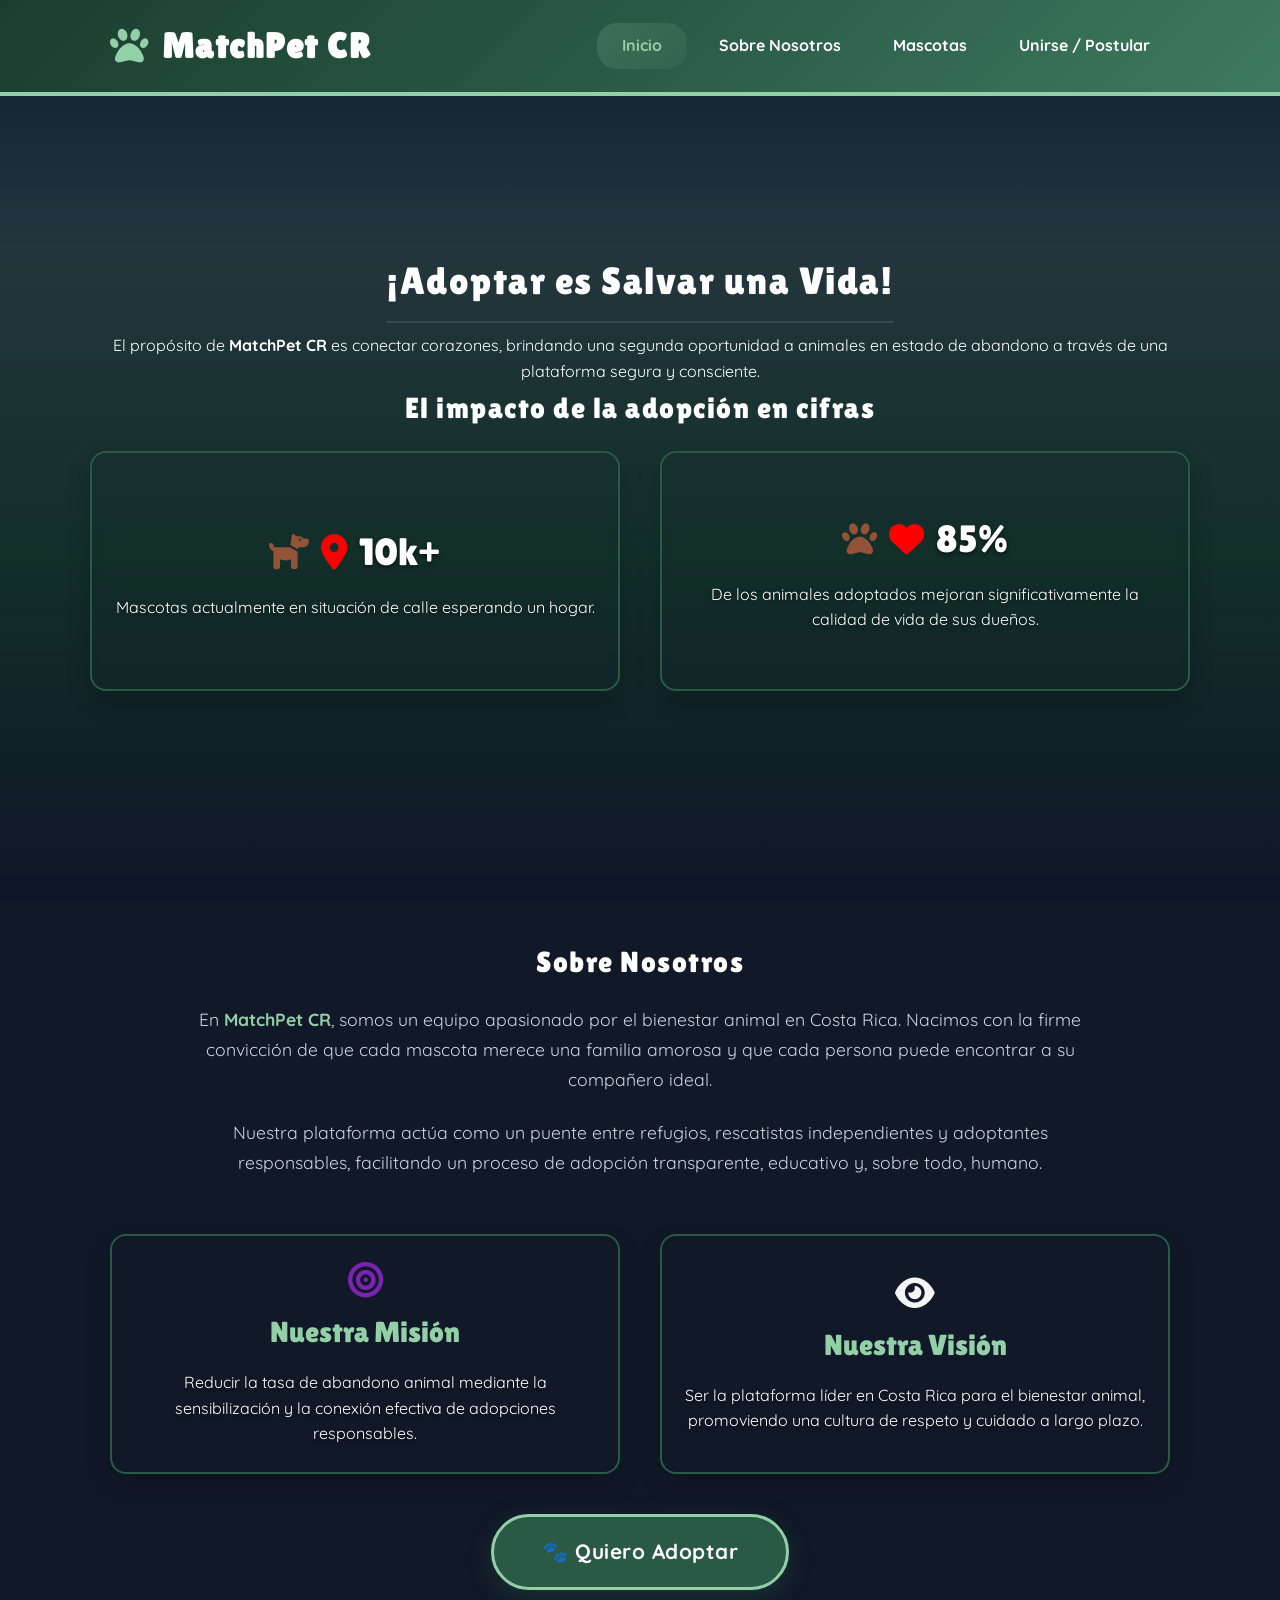
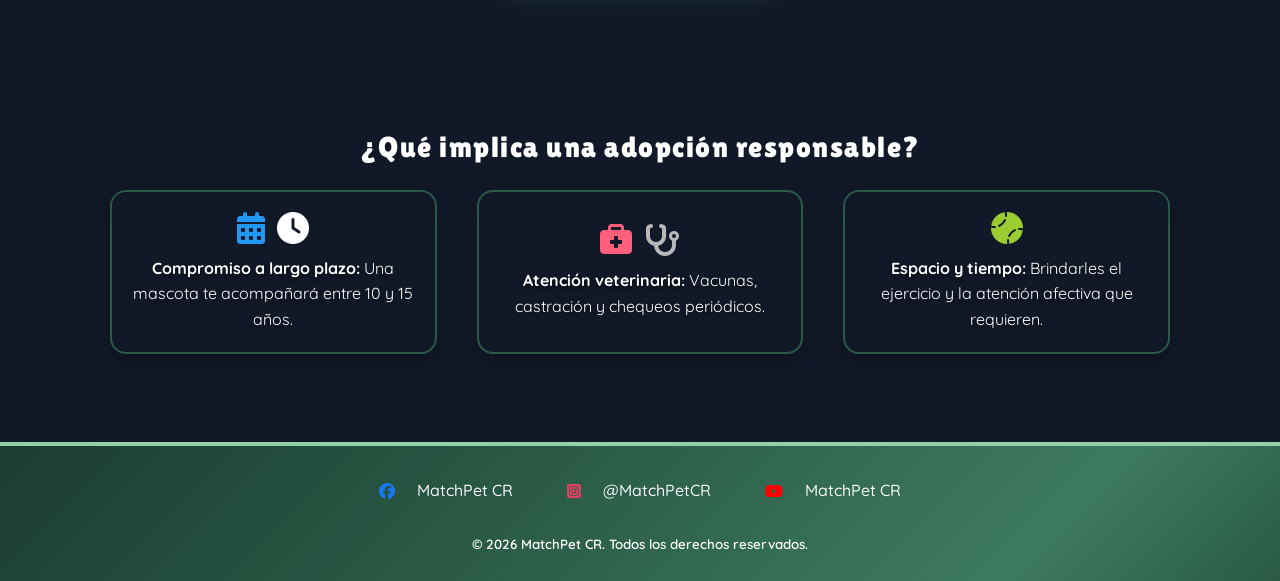
<file: index.html>
<!DOCTYPE html>
<html lang="es">

<head>
    <link rel="icon" href="source/img/pet-care.png" type="image/x-icon">
    <meta charset="UTF-8">
    <meta name="viewport" content="width=device-width, initial-scale=1.0"> 
    <meta name="description" content="MatchPet CR es un sitio web informativo y de adopción de mascotas que conecta animales en busca de un hogar con personas interesadas en adoptarlos.">
    <meta name="keywords" content="adopción de mascotas, perros, gatos, refugios, bienestar animal, adopción responsable, Costa Rica">
    <meta name="author" content="MatchPet CR">

    <link rel="preconnect" href="https://fonts.gstatic.com" crossorigin>

    <link href="https://fonts.googleapis.com/css2?family=Lilita+One&display=swap" rel="stylesheet">
    <link href="https://fonts.googleapis.com/css2?family=Quicksand:wght@400;600;700&display=swap" rel="stylesheet">

    <link rel="stylesheet" href="https://cdnjs.cloudflare.com/ajax/libs/font-awesome/6.7.2/css/all.min.css">

    <link rel="stylesheet" href="css/base.css">       
    <link rel="stylesheet" href="css/header.css">     
    <link rel="stylesheet" href="css/footer.css">     
    <link rel="stylesheet" href="css/iconos.css">
    <link rel="stylesheet" href="css/home.css">       

    <link rel="stylesheet" href="css/utilities.css">

    <title>MatchPet CR | Inicio</title>
</head>

<body>
    <header class="site-header">
        <div class="container header-content">
            <p class="logo">
                <i class="fa-solid fa-paw paw-icon"></i>
                <strong>MatchPet CR</strong>
            </p>
            
            <button class="menu-toggle">☰</button> 

            <nav class="main-nav">
                <ul>
                    <li><a href="index.html">Inicio</a></li>
                    <li><a href="#sobre-nosotros">Sobre Nosotros</a></li>   
                    <li><a href="catalogo.html">Mascotas</a></li>
                    <li><a href="formulario.html">Unirse / Postular</a></li>
                </ul>
            </nav>
        </div>
    </header>

    <main>
        <section id="inicio" class="pet-section">
            <video autoplay muted loop playsinline class="bg-video">
                <source src="source/videos/perritoanimado.mp4" type="video/mp4">
            </video>

            <div class="content-overlay">
                <div class="inicio-content">
                    <h1 class="catalog-title">¡Adoptar es Salvar una Vida!</h1>
                    <p>
                        El propósito de <strong>MatchPet CR</strong> es conectar corazones, brindando una segunda oportunidad
                        a animales en estado de abandono a través de una plataforma segura y consciente.
                    </p>

                    <h2>El impacto de la adopción en cifras</h2>
                    
                    <div class="cifras-container"></div>
                </div>
            </div>
        </section>

        <section id="sobre-nosotros" class="sobre-nosotros-section">
            <div class="container">
                <h2>Sobre Nosotros</h2>
                <div class="sobre-nosotros-content">
                    <p>
                        En <strong>MatchPet CR</strong>, somos un equipo apasionado por el bienestar animal en Costa Rica. 
                        Nacimos con la firme convicción de que cada mascota merece una familia amorosa y que cada persona 
                        puede encontrar a su compañero ideal.
                    </p>
                    <p>
                        Nuestra plataforma actúa como un puente entre refugios, rescatistas independientes y adoptantes 
                        responsables, facilitando un proceso de adopción transparente, educativo y, sobre todo, humano.
                    </p>
                </div>

                <div id="mision-vision-container" class="cifras-container">
                    <!-- Las tarjetas de Misión y Visión se cargarán desde home.js -->
                </div>

                <div class="btn-adoptar-wrapper">
                    <a href="catalogo.html" class="btn-adoptar btn-adoptar-grande">🐾 Quiero Adoptar</a>
                </div>
            </div>
        </section>

        <section id="adopcion-responsable" class="adopcion-responsable">
            <div class="container responsable-content">
                <h2>¿Qué implica una adopción responsable?</h2>
            
                <div id="cifras-adopcion" class="caracteristicas-container cifras-container"></div>
            </div>
        </section>
    </main>

    <footer id="contacto">
        <ul>
            <li><i class="fa-brands fa-facebook facebook-icon"></i><span>MatchPet CR</span></li>
            <li><i class="fa-brands fa-square-instagram instagram-icon"></i><span>@MatchPetCR</span></li>
            <li><i class="fa-brands fa-youtube youtube-icon"></i><span>MatchPet CR</span></li>
        </ul>
        <p><small>&copy; 2026 MatchPet CR. Todos los derechos reservados.</small></p>
    </footer>

    <script src="js/header.js"></script>
    <script src="js/home.js"></script>
</body>

</html>
</file>
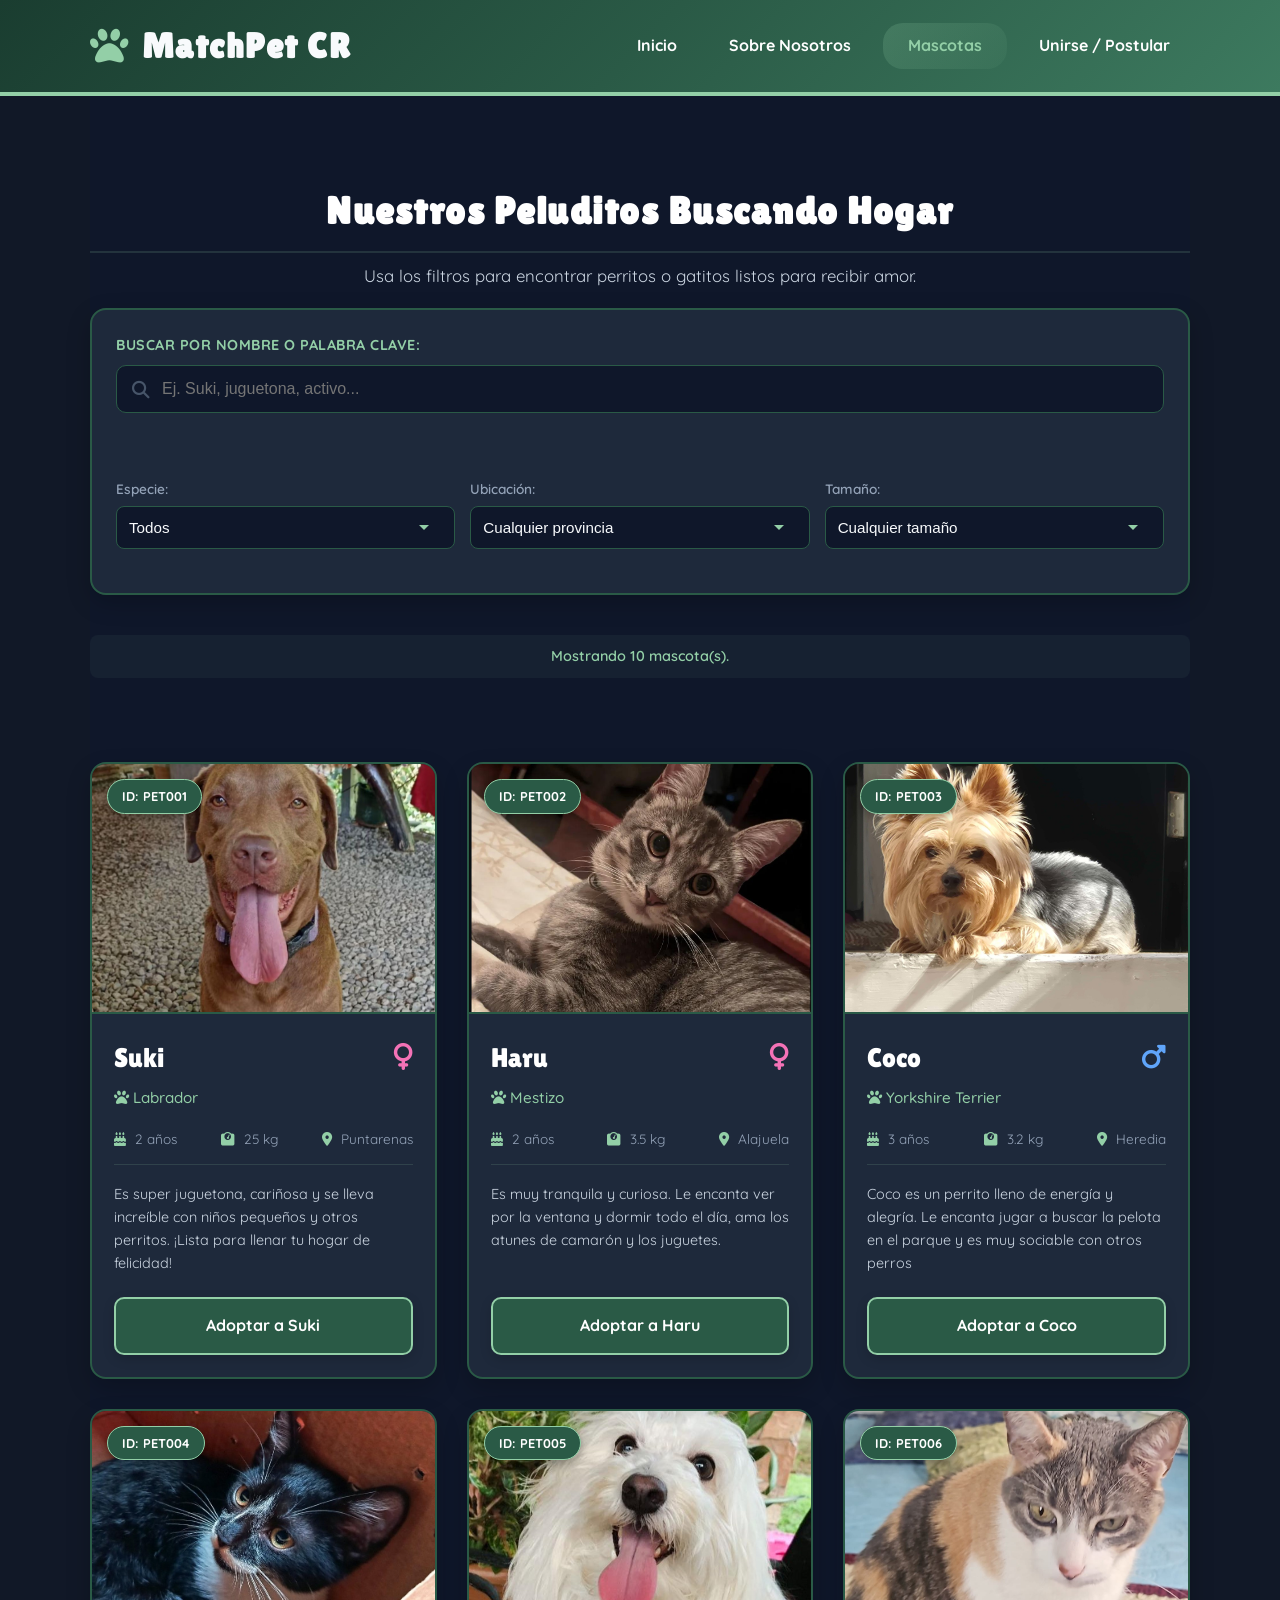
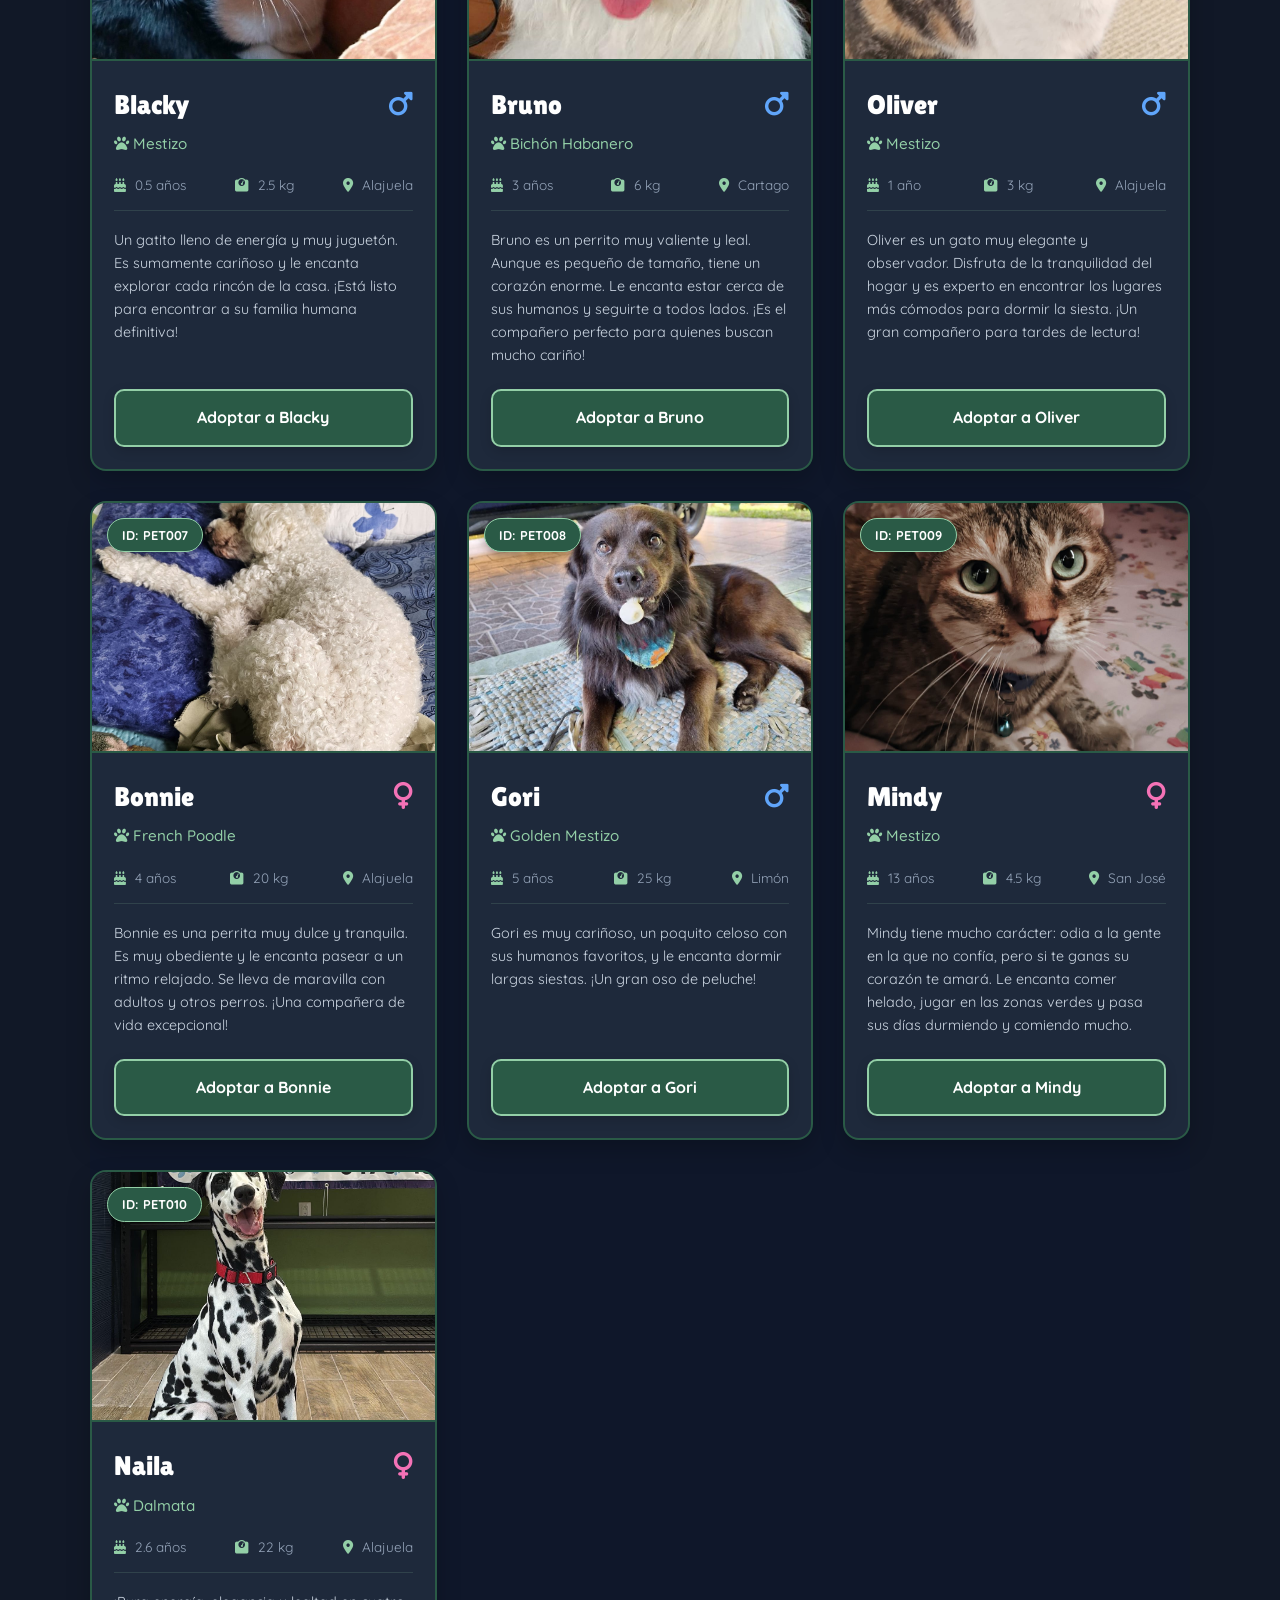
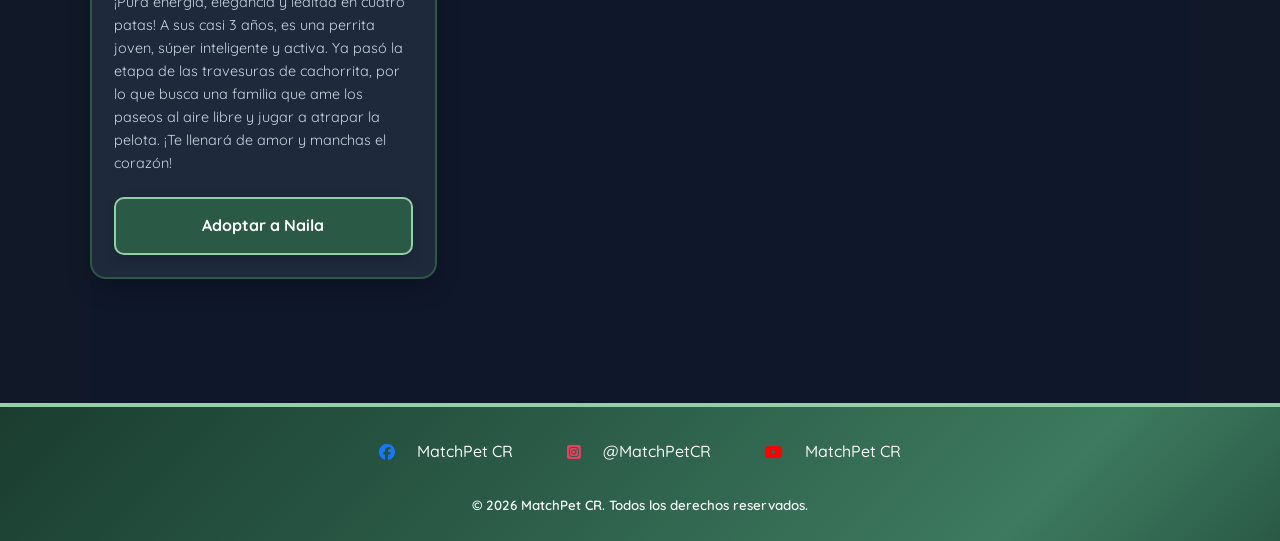
<file: catalogo.html>
<!DOCTYPE html>
<html lang="es">

<head>
    <link rel="icon" href="source/img/pet-care.png" type="image/x-icon">
    <meta charset="UTF-8">
    <meta name="viewport" content="width=device-width, initial-scale=1.0">
    <meta name="description" content="Encuentra a tu compañero ideal en MatchPet CR. Explora nuestro catálogo de perros y gatos en adopción responsable.">
    
    <link rel="preconnect" href="https://fonts.gstatic.com" crossorigin>

    <link href="https://fonts.googleapis.com/css2?family=Lilita+One&display=swap" rel="stylesheet">
    <link href="https://fonts.googleapis.com/css2?family=Quicksand:wght@400;600;700&display=swap" rel="stylesheet">

    <link rel="stylesheet" href="https://cdnjs.cloudflare.com/ajax/libs/font-awesome/6.7.2/css/all.min.css">

    <link rel="stylesheet" href="css/base.css">       
    <link rel="stylesheet" href="css/header.css">     
    <link rel="stylesheet" href="css/catalogo.css">
    <link rel="stylesheet" href="css/footer.css">
    <link rel="stylesheet" href="css/iconos.css">

    <link rel="stylesheet" href="css/utilities.css">
    
    <title>MatchPet CR | Catálogo de Mascotas</title>
</head>

<body>
    <header class="site-header">
        <div class="container header-content">
            <p class="logo">
                <i class="fa-solid fa-paw paw-icon"></i>
                <strong>MatchPet CR</strong>
            </p>

            <button class="menu-toggle" aria-label="Abrir menú">☰</button>

            <nav class="main-nav">
                <ul>
                    <li><a href="index.html">Inicio</a></li>
                    <li><a href="index.html#sobre-nosotros">Sobre Nosotros</a></li>  
                    <li><a href="catalogo.html">Mascotas</a></li>
                    <li><a href="formulario.html">Unirse / Postular</a></li>
                </ul>
            </nav>
        </div>
    </header>

    <main class="container py-40">
        <section class="catalog-header header-content-catalog">
            <h1 class="catalog-title">Nuestros Peluditos Buscando Hogar</h1>
            <p class="catalog-subtitle">Usa los filtros para encontrar perritos o gatitos listos para recibir amor.</p>
            
            <div class="filter-container">
                
                <div class="search-wrapper">
                    <label for="search-input">Buscar por nombre o palabra clave:</label>
                    <div class="search-input-box">
                        <i class="fa-solid fa-magnifying-glass search-icon"></i>
                        <input type="text" id="search-input" placeholder="Ej. Suki, juguetona, activo...">
                    </div>
                </div>

                <div class="filters-row">

                    <div class="filter-box">
                        <label for="filter-especie">Especie:</label>
                        <select id="filter-especie">
                            <option value="todos">Todos</option>
                            <option value="perro">Perros</option>
                            <option value="gato">Gatos</option>
                        </select>
                    </div>
                    
                    <div class="filter-box">
                        <label for="filter-provincia">Ubicación:</label>
                        <select id="filter-provincia">
                            <option value="todas">Cualquier provincia</option>
                            <option value="sanjose">San José</option>
                            <option value="alajuela">Alajuela</option>
                            <option value="cartago">Cartago</option>
                            <option value="heredia">Heredia</option>
                            <option value="guanacaste">Guanacaste</option>
                            <option value="puntarenas">Puntarenas</option>
                            <option value="limon">Limón</option>
                        </select>
                    </div>

                    <div class="filter-box">
                        <label for="filter-tamanio">Tamaño:</label>
                        <select id="filter-tamanio">
                            <option value="todos">Cualquier tamaño</option>
                            <option value="pequeño">Pequeño</option>
                            <option value="mediano">Mediano</option>
                            <option value="grande">Grande</option>
                        </select>
                    </div>

                </div>
            </div>
        </section>

        <div id="status-bar">
        Mostrando <span id="count-display">0</span> mascota(s).
        </div>

        <section class="pet-grid" id="pet-grid-container">
            <!-- Las tarjetas se generarán dinámicamente desde mascotas.json -->
        </section>
    </main>

    <footer id="contacto">
        <ul>
            <li><i class="fa-brands fa-facebook facebook-icon"></i><span>MatchPet CR</span></li>
            <li><i class="fa-brands fa-square-instagram instagram-icon"></i><span>@MatchPetCR</span></li>
            <li><i class="fa-brands fa-youtube youtube-icon"></i><span>MatchPet CR</span></li>
        </ul>
        <p><small>&copy; 2026 MatchPet CR. Todos los derechos reservados.</small></p>
    </footer>

    <script src="js/header.js"></script>
    <script src="js/storage.js"></script>
    <script src="js/catalogo.js"></script>
</body>

</html>
</file>
<file: css/base.css>
/* =========================
CSS BASE - REGLAS GENERALES DEL SITIO
========================= */

* {
    margin: 0;
    padding: 0;
    box-sizing: border-box;
}

html {
    font-size: 16px;
    scroll-behavior: smooth;
}

/* =========================
TIPOGRAFÍAS GLOBALES
========================= */

body {
    font-family: 'Quicksand', sans-serif;
    font-weight: 400;
    background-color: #111827;
    color: whitesmoke;
    line-height: 1.6;
}

h1, 
h2, 
h3, 
h4, 
h5, 
h6 {
    font-family: 'Quicksand', sans-serif;
    font-weight: 400; 
}

p {
    font-family: 'Quicksand', sans-serif;
    font-weight: 400;
    color: #f8fafc;
}

strong, b {
    font-weight: 700;
}

label, small, .label {
    font-family: 'Quicksand', sans-serif;
    font-weight: 600;
}

/* =========================
MULTIMEDIA ADAPTABLE
========================= */

img,
video,
iframe {
    max-width: 100%;
}

img {
    height: auto;
    display: block;
}

/* =========================
ENLACES Y LISTAS
========================= */

a {
    text-decoration: none;
    font-family: 'Quicksand', sans-serif;
}

ul {
    list-style: none;  
}

/* =========================
RESPONSIVE 
========================= */

/* Tablets y celulares grandes (≤768px) */
@media (max-width: 768px) {
    body {
        font-size: 0.95rem;
    }
    
    h1 {
        font-size: 1.8rem;
    }
    
    h2 {
        font-size: 1.4rem;
    }
}

@media (max-width: 480px) {
    body {
        font-size: 0.9rem;
    }
    
    h1 {
        font-size: 1.5rem;
    }
    
    h2 {
        font-size: 1.2rem;
    }
}

/* Celulares pequeños (≤400px) */
@media (max-width: 400px) {
    body {
        font-size: 0.85rem;
        line-height: 1.5;
    }
    h1 {
        font-size: 1.3rem;
    }
    h2 {
        font-size: 1.1rem;
    }
    h3 {
        font-size: 1rem;
    }
    p, li, label, input, select, textarea {
        font-size: 0.85rem;
    }
}
</file>
<file: css/header.css>
/* =========================
HEADER Y NAVEGACIÓN
========================= */

.site-header {
    background: linear-gradient(135deg, #1a3d30 0%, #2A5A46 50%, #3d7a5f 100%);
    color: white;
    border-bottom: 4px solid #93CFA7;

    padding: 12px 20px;
    width: 100%;

    position: fixed;
    top: 0;
    left: 0;
    z-index: 1000;

    box-sizing: border-box;
}

.header-content {
    display: flex;
    flex-wrap: wrap;
    align-items: center;
    justify-content: space-between;

    max-width: 1200px;
}

.logo {
    font-size: 1.8rem;
    letter-spacing: 1.5px;
    font-family: 'Lilita One', cursive;
    white-space: nowrap;

    margin: 0;
    gap: 12px;

    display: flex;
    align-items: center;
}

/* =========================
LOGO
========================= */

.logo i {
    color: #93CFA7;
    font-size: 2rem;

    animation: pawWave 2s ease-in-out infinite;

    margin-left: auto;
}

@keyframes pawWave {
    0%, 100% { transform: rotate(0deg); }
    25% { transform: rotate(-5deg); }
    75% { transform: rotate(5deg); }
}

.menu-toggle {
    font-size: 1.8rem;

    color: white;
    background: none;
    border: none;

    cursor: pointer;

    display: block;
}

/* =========================
MENÚ PRINCIPAL 
========================= */

.main-nav {
    width: 100%;

    display: none;
    flex-direction: column;
}

.main-nav.open {
    display: flex;
}

.main-nav ul {
    display: flex;
    flex-direction: column;
    align-items: center;
    gap: 15px;

    padding: 0;
    margin: 0;
    width: 100%;

    list-style: none;
}

.main-nav a {
    color: white;
    font-weight: bold;
    text-align: center;
    text-decoration: none;

    padding: 12px 20px;
    width: 90%;
    max-width: 300px;
    margin: 0 auto;

    display: block;
    position: relative;

    border-radius: 6px;

    transition: all 0.3s ease;
}

.main-nav a:hover {
    background-color: rgba(147, 207, 167, 0.25);
    color: #93CFA7;

    border-radius: 20px;

    transform: scale(1.05);
}

.main-nav a::after {
    content: '';

    position: absolute;
    bottom: 0;
    left: 50%;
    transform: translateX(-50%);

    width: 0;
    height: 2px;

    background: #93CFA7;

    transition: all 0.3s ease;
}

.main-nav a:hover::after {
    width: 60%;
}

.main-nav a.active {
    background: linear-gradient(135deg, rgba(147, 207, 167, 0.3), rgba(147, 207, 167, 0.1));
    color: #93CFA7;
    border: 2px solid rgba(147, 207, 167, 0.3);

    padding: 12px 25px;

    border-radius: 20px;
}

/* =========================
AJUSTE DEL PRIMER CONTENIDO
(Para que el header fijo no lo tape)
========================= */

.inicio-content {
    display: flex;
    flex-direction: column;
    align-items: center;

    text-align: center;

    width: 100%;
}

/* =========================
RESPONSIVE
========================= */

/* Tablets y escritorio pequeño (≥768px) */
@media (min-width: 768px) {
    .header-mobile-actions {
        display: none;
    }

    .site-header {
        padding: 18px 0px;
        border-bottom: 4px solid #93CFA7;
    }

    .logo {
        font-size: 2.2rem;
    }

    .logo i {
        font-size: 2.4rem;
    }

    .menu-toggle {
        display: none;
    }

    .main-nav {
        width: auto;

        background: none !important;
        background-color: transparent !important;
        border-bottom: none;

        padding: 0;

        display: flex !important;
    }

    .main-nav ul {
        flex-direction: row;
        gap: 12px;
        width: auto;
    }

    .main-nav a {
        width: auto;
        max-width: none;
        padding: 10px 20px;
        margin: 0;

        text-align: left;

        background: none !important;
        border: none !important;
        border-radius: 20px;

        transform: none !important;
    }

    .main-nav a::after {
        display: none;
    }

    .main-nav a:hover {
        background-color: rgba(147, 207, 167, 0.2) !important;
        color: #93CFA7;

        transform: translateY(-2px);

        border-radius: 20px !important;
    }

    .main-nav a.active {
        background: linear-gradient(135deg, rgba(147, 207, 167, 0.2), rgba(147, 207, 167, 0.05)) !important;
        color: #93CFA7;

        padding: 10px 25px !important;

        border-radius: 20px !important;
        border: none !important;

        transform: none !important;
    }
}

/* Celulares pequeños (≤400px) */
@media (max-width: 400px) {
    .site-header {
        padding: 10px 12px;
    }
    .logo {
        font-size: 1.3rem;
    }
    .logo i {
        font-size: 1.5rem;
    }
    .menu-toggle {
        font-size: 1.5rem;
        margin-left: auto;
    }
    .main-nav a {
        padding: 10px 12px;
        font-size: 0.9rem;
        width: 95%;
        max-width: 280px;
    }
}
</file>
<file: css/footer.css>
/* =========================
FOOTER
========================= */

#contacto {
    background: linear-gradient(135deg, #1a3d30 0%, #2A5A46 40%, #3d7a5f 80%, #2A5A46 100%);
    color: white;
    border-top: 4px solid #93CFA7;

    padding: 30px 20px;
    margin-top: 0;

    font-size: 1rem;
    text-align: center;

    box-sizing: border-box;
    width: 100%;
}

#contacto ul {
    display: flex;
    flex-wrap: wrap;
    justify-content: center;
    gap: 30px;

    padding: 0;
    margin: 0;

    list-style: none;
}

#contacto ul li {
    display: flex;
    align-items: center;
    gap: 22px;

    padding: 8px 12px;
}

#contacto ul li span {
    font-weight: 470;
}

#contacto p {
    padding-top: 1.2rem;
    padding-bottom: 16px;
    margin: 0;
}

/* =========================
RESPONSIVE - PANTALLAS GRANDES
========================= */

/* Tablets y escritorio (≥768px) */
@media (min-width: 768px) {
    #contacto {
        padding: 24px 40px;
        justify-content: space-between;
        text-align: center;
    }

    #contacto p {
        padding-bottom: 0;
        margin: 0;
    }
}
</file>
<file: css/iconos.css>
/* =========================
ICONOS DE LA PÁGINA DE INICIO
========================= */

.dog-icon {
    color: rgb(147, 83, 56);
}

.location-icon {
    color: red;
}

.paw-icon {
    color: rgb(147, 83, 56);
}

.heart-icon {
    color: red;
}

.calendar-icon {
    color: #2196F3;
}

.clock-icon {
    color: white;
}

.briefcase-medical-icon {
    color: rgb(255, 95, 122);
}

.stethoscope-icon {
    color: rgb(185, 184, 184);
}

.baseball-icon {
    color: yellowgreen;
}

#mision-vision-container .card:first-child .card-icons i {
    color: #7824b0;
}

#mision-vision-container .card:last-child .card-icons i {
    color: whitesmoke;
}

/* =========================
ICONOS DE REDES SOCIALES
========================= */

.facebook-icon {
    color: #1877F2;
}

.instagram-icon {
    color: #E4405F;
}

.youtube-icon {
    color: #FF0000;
}

/* =========================
ICONOS DE GÉNERO (MASCOTAS)
(Catálogo - sexo)
========================= */

.text-pink {
    color: #f472b6;
}

.text-blue {
    color: #60a5fa;
}

/* =========================
ICONOS DE INTERFAZ
(Buscar, filtrar, etc.)
========================= */

.search-icon {
    color: #475569;

    position: absolute;
    left: 16px;
    font-size: 1.1rem;

    transition: color 0.3s ease;
}

.search-input-box input:focus + .search-icon {
    color: #93CFA7;
}

/* =========================
ICONOS DENTRO DE BOTONES
========================= */

.btn-vaciar i,
.btn-enviar i,
.btn-limpiar i {
    margin-right: 8px;
    color: inherit;
}

/* =========================
AJUSTES ADICIONALES PARA ICONOS
========================= */

.pet-details-list i {
    color: #93CFA7;

    margin-right: 5px;
}
</file>
<file: css/home.css>
/* =========================
FONDO GENERAL
========================= */

section {
    scroll-margin-top: 80px; 
}

body {
    background-color: #111827;
    color: #cbd5e1;
    font-family: 'Quicksand', sans-serif;
}

/* =========================
Títulos principales
========================= */

h1.catalog-title,
.catalog-title {
    font-family: 'Lilita One', cursive;
    font-size: 2.4rem;
    font-weight: normal;
    color: white;

    border-bottom: 2px solid rgba(147, 207, 167, 0.15);

    padding-bottom: 10px;
    margin-bottom: 10px;
    text-align: center;
    letter-spacing: 1.5px;
}

h2,
.section-title {
    font-family: 'Lilita One', cursive;
    font-size: 1.8rem;
    font-weight: normal;
    color: white;

    text-align: center;

    margin-bottom: 20px;
    letter-spacing: 1.5px;
}

/* =========================
PARRÁFOS Y TEXTOS
========================= */

p, .text-content {
    color: white;
    font-size: 1rem;
    line-height: 1.6;
}

/* =========================
CONTENEDOR DE CIFRAS GRID
========================= */

.cifras-container {
    display: grid;
    grid-template-columns: repeat(auto-fit, minmax(260px, 1fr));
    gap: 40px;

    margin: 0 auto;
    max-width: 1100px;
}

.card {
    display: flex;
    flex-direction: column;
    justify-content: center;
    align-items: center;
    text-align: center;

    background-color: transparent;
    backdrop-filter: blur(4px);
    border: 2px solid #2A5A46;
    border-radius: 16px;
    box-shadow: 0 10px 25px rgba(0, 0, 0, 0.2);

    padding: 24px 20px;
    min-height: 240px;

    transition: transform 0.3s cubic-bezier(0.4, 0, 0.2, 1),
                border-color 0.3s ease;
}

.card-icons {
    display: flex;
    justify-content: center;
    align-items: center;
    gap: 12px;

    font-size: 2.2rem;
    color: #93CFA7;

    margin-bottom: 12px;
}

.card:hover {
    transform: translateY(-6px);
    border-color: #93CFA7;
    box-shadow: 0 12px 35px rgba(255, 255, 255, 0.15);
}

.card-icons .number {
    font-family: 'Lilita One', cursive;
    font-size: 2.4rem;
    font-weight: normal;
    color: white;

    text-shadow: 0 2px 4px rgba(0, 0, 0, 0.6);
}

.card p {
    color: white;
    font-size: 0.95rem;
    margin: 0;

    text-shadow: 0 2px 4px rgba(0, 0, 0, 0.6);
}

.card p strong {
    color: white;
    font-weight: 700;
}

/* =========================
ADOPCIÓN RESPONSABLE
========================= */

.adopcion-responsable {
    background-color: #0f172a;

    padding: 40px 0;
    margin-top: 30px;
    margin-bottom: 3rem;
}

.adopcion-responsable .cifras-container {
    margin-top: 10px;
}

.caracteristicas-info.card {
    padding: 20px 18px;
    min-height: 160px;
}

.caracteristicas-info .card-icons {
    font-size: 2rem;
}

/* =========================
SOBRE NOSOTROS
========================= */

.sobre-nosotros {
    background-color: #0d152a;
    color: white;

    padding: 60px 0;

    position: relative;
    overflow: hidden;
}

/* =========================
BOTÓN "QUIERO ADOPTAR" EN SOBRE NOSOTROS
========================= */

.btn-adoptar-wrapper {
    text-align: center;

    margin-top: 2.5rem;
}

.btn-adoptar-grande {
    display: inline-block;

    background: #2A5A46;
    color: #ffffff;
    border: 3px solid #93CFA7;
    border-radius: 50px;
    box-shadow: 0 8px 25px rgba(42, 90, 70, 0.4);

    padding: 18px 48px;
    font-size: 1.3rem;
    font-weight: 700;
    text-decoration: none;
    letter-spacing: 0.5px;

    transition: all 0.3s cubic-bezier(0.4, 0, 0.2, 1);
}

.btn-adoptar-grande:hover {
    background: #93CFA7;
    color: #0f172a;

    transform: scale(1.05);
    box-shadow: 0 12px 35px rgba(147, 207, 167, 0.5);
}

.btn-adoptar-grande:active {
    transform: scale(0.97);
}

/* =========================
TIPOGRAFÍA Y CONTENIDO CENTRAL
========================= */

.container {
    max-width: 1200px;

    margin: 0 auto;
    padding: 0 20px;
}

.sobre-nosotros h2 {
    font-family: 'Lilita One', cursive;
    font-size: 2.8rem;
    color: white;

    text-align: center;

    margin-bottom: 2rem;
    letter-spacing: 1.5px;
}

.sobre-nosotros-content {
    max-width: 900px;

    margin: 0 auto 3.5rem auto;
    text-align: center;
}

.sobre-nosotros-content p {
    font-size: 1.1rem;
    line-height: 1.7;
    color: #cbd5e1;

    margin-bottom: 1.5rem;
}

.sobre-nosotros-content strong,
.sobre-nosotros-content p .highlight {
    color: #93CFA7;
    font-weight: bold;
}

/* =========================
TARJETAS CON EFECTO
========================= */

.tarjetas-container {
    display: grid;
    grid-template-columns: repeat(auto-fit, minmax(300px, 1fr));
    gap: 40px;

    margin: 0 auto;
    max-width: 1100px;
}

.card.glass-card {
    background: rgba(26, 34, 52, 0.5);
    backdrop-filter: blur(8px);
    -webkit-backdrop-filter: blur(8px);
    border: 2px solid #2a5a46;
    border-radius: 20px;
    box-shadow: 0 12px 32px 0 rgba(0, 0, 0, 0.3);

    padding: 40px;
    text-align: center;

    transition: transform 0.3s ease, border-color 0.3s ease;
}

.card.glass-card:hover {
    transform: translateY(-8px);
    border-color: #93CFA7;
    box-shadow: 0 12px 35px rgba(255, 255, 255, 0.15);
}

.card h3 {
    font-family: 'Lilita One', cursive;
    font-size: 1.8rem;
    color: #cbd5e1;

    margin-top: 0;
    margin-bottom: 15px;
}

.card p {
    color: white;
    font-size: 1rem;
    line-height: 1.6;
    margin: 0;
}

/* =========================
SECCIÓN PET (video de fondo)
========================= */

.pet-section {
    position: relative;

    display: flex;
    align-items: center;
    justify-content: center;

    min-height: 80vh;

    background-color: #1a362a;
}

.pet-section::before {
    content: '';
    position: absolute;
    inset: 0;
    z-index: 1;

    background: linear-gradient(
        to bottom,
        rgba(105, 152, 131, 0.119) 0%,
        rgba(84, 126, 108, 0.30) 20%,
        rgba(20, 57, 41, 0.70) 60%,
        rgba(17, 24, 39, 1) 100%
    );

    pointer-events: none;
}

.bg-video {
    position: absolute;
    top: 0;
    left: 0;
    z-index: 0;

    width: 100%;
    height: 100%;

    object-fit: cover;
}

.content-overlay {
    position: relative;
    top: 0;
    left: 0;
    z-index: 2;

    width: 100%;
    height: 100%;
}

.inicio-content {
    position: relative;
    z-index: 3;

    width: 100%;

    padding: 40px 20px 100px;

    box-sizing: border-box;
}

/* =========================
RESPONSIVE
========================= */

/* Tablets y escritorio pequeño (≥768px) */
@media (min-width: 768px) {
    .inicio-content {
        padding: 90px 90px 120px;
    }
}

/* Tablets y celulares grandes (≤768px) */
@media (max-width: 768px) {
    .bg-video {
        display: none !important;
    }
    .pet-section {
        background-color: #0f172a;
    }
    .pet-section::before {
        display: none;
    }

    h1.catalog-title {
        font-size: 1.8rem;
    }
    h2 {
        font-size: 1.5rem;
    }
    .cifras-container {
        display: grid !important;
        grid-template-columns: 1fr !important;
        flex-direction: column !important;
        flex-wrap: wrap !important;
        gap: 20px;

        justify-items: stretch;
        width: 100%;
        max-width: 100%;
        box-sizing: border-box;
    }
    .card {
        width: 100% !important;
        max-width: 100% !important;
        flex: 1 1 100% !important;

        padding: 24px 20px;
        min-height: 180px;
        box-sizing: border-box;
    }
}

/* =========================
FONDO VETERINARIA (CELULAR)
========================= */

/* Celulares (≤768px) */
@media (max-width: 768px) {
    body {
        background: url('https://images.pexels.com/photos/37375773/pexels-photo-37375773.png') no-repeat center center fixed;
        background-size: cover; /* Ajusta la imagen para cubrir toda el área */
        background-color: #0f172a29; 
    }
}
    .pet-section{
        background-color: #0d152a00;
    }

    .adopcion-responsable{
        background-color: #0d152a00;
    }
    
    body::before {
        content: "";
        position: fixed;
        top: 0;
        left: 0;
        width: 100%;
        height: 100%;
        background: rgba(15, 23, 42, 0.92);
        z-index: -1;
        pointer-events: none;
    }
</file>
<file: css/utilities.css>
/* =========================
CONTENEDORES
========================= */

.container {
    width: min(90%, 1100px);

    margin: 0 auto;
}

section,
aside {
    padding: 64px 0;
}
</file>
<file: css/catalogo.css>
/* =========================
ESTILOS GENERALES DEL CATÁLOGO
========================= */

body {
    background-color: #111827;
}

.py-40 {
    padding-top: 20px;
    padding-bottom: 60px;

    background-color: #0f172a;
}

.catalog-header {
    text-align: center;

    margin-bottom: 20px;
    padding-bottom: 20px;
}

.catalog-title {
    font-family: 'Lilita One', cursive;
    font-size: 2.4rem;
    font-weight: 800;
    color: white;

    border-bottom: 2px solid rgba(147, 207, 167, 0.15);

    padding-bottom: 10px;
    margin-bottom: 10px;
    letter-spacing: 1.5px;
}

.catalog-subtitle {
    color: #cbd5e1;
    font-size: 1.05rem;
    font-weight: 400;

    padding-bottom: 0px;
    margin-bottom: 5px;
}

/* =========================
BARRA DE BÚSQUEDA Y FILTROS
========================= */

.filter-container {
    display: flex;
    flex-direction: column;
    gap: 20px;

    background-color: #1e293b;
    border: 2px solid #2A5A46;
    border-radius: 16px;
    box-shadow: 0 8px 25px rgba(0, 0, 0, 0.2);

    padding: 24px;
    margin-top: 18px;
}

.filter-box {
    padding-top: 45px;
    padding-bottom: 20px;
}

.search-wrapper {
    display: flex;
    flex-direction: column;
    gap: 8px;

    width: 100%;
}

.search-wrapper label {
    color: #93CFA7;
    font-size: 0.9rem;
    font-weight: bold;
    text-align: left;
    text-transform: uppercase;
    letter-spacing: 0.5px;
}

.search-input-box {
    position: relative;

    display: flex;
    align-items: center;
}

.search-input-box input {
    width: 100%;

    background-color: #0f172a;
    color: #ffffff;
    border: 1.5px solid #2A5A46;
    border-radius: 10px;

    padding: 14px 14px 14px 45px;
    font-size: 1rem;

    box-sizing: border-box;

    transition: all 0.3s ease;
}

.search-input-box input:focus {
    outline: none;
    
    border-color: #93CFA7;

    box-shadow: 0 0 0 4px rgba(147, 207, 167, 0.2); 
}

.search-input-box input:focus + .search-icon {
    color: #93CFA7;
}

.filters-row {
    display: flex;
    flex-wrap: wrap;
    gap: 15px;

    width: 100%;
}

.filter-box {
    display: flex;
    flex-direction: column;
    align-items: flex-start;
    gap: 6px;

    flex: 1;
    min-width: 160px;
}

.filter-box label {
    color: #94a3b8;
    font-size: 0.85rem;
    font-weight: 600;
}

.filter-box select,
.filter-box select:invalid,
.filter-box select:valid {
    width: 100%;
    box-sizing: border-box;

    padding: 12px;
    padding-right: 3.5rem;

    font-size: 0.95rem;
    cursor: pointer;

    border-radius: 8px;
    border: 1.5px solid #2A5A46;

    appearance: none;
    background-color: #0f172a !important;
    color: #f8fafc !important;

    background-image: url("data:image/svg+xml,%3Csvg xmlns='http://www.w3.org/2000/svg' width='12' height='12' viewBox='0 0 12 12'%3E%3Cpath fill='%2393CFA7' d='M6 8L1 3h10z'/%3E%3C/svg%3E");
    background-repeat: no-repeat;
    background-position: right 1.5rem center;

    transition: all 0.3s ease;
}

.filter-box select option {
    background-color: #0f172a !important;
    color: #f8fafc !important;
}

.filter-box select:disabled {
    background-color: #0f172a !important;
    color: #94a3b8 !important;
    opacity: 0.6;
}

.filter-box select.input-error {
    background-color: rgba(248, 113, 113, 0.06) !important;
}

.filter-box select.input-success {
    background-color: #0f172a !important;
}

.filter-box select:focus {
    outline: none;

    border-color: #93CFA7;
    box-shadow: 0 0 0 3px rgba(147, 207, 167, 0.1);
}

.no-results {
    color: #94a3b8;
    text-align: center;
    font-size: 1.2rem;
    padding: 40px 0;
    grid-column: 1 / -1;
}

/*Cantidad de Resultados*/
#status-bar {
    text-align: center;
    color: #93CFA7;
    margin: 15px 0;
    font-weight: 600;
    font-size: 0.9rem;
    padding: 10px;
    background: rgba(147, 207, 167, 0.05);
    border-radius: 8px;
}

/* =========================
REJILLA Y TARJETAS DE MASCOTAS
========================= */

.pet-grid {
    display: grid;
    grid-template-columns: repeat(auto-fill, minmax(280px, 1fr));
    gap: 30px;

    margin-top: 20px;
}

.pet-card {
    display: flex;
    flex-direction: column;
    position: relative;

    background-color: #1e293b;
    border: 2px solid #2A5A46;
    border-radius: 16px;
    box-shadow: 0 10px 25px rgba(0, 0, 0, 0.2);

    margin-top: 0px;
    padding-top: 0px;

    overflow: hidden;

    transition: transform 0.3s cubic-bezier(0.4, 0, 0.2, 1), border-color 0.3s ease;
}

.pet-card:hover {
    transform: translateY(-6px);
    border-color: #93CFA7;
}

/* Animación al mostrar resultados */
@keyframes fadeIn {
    from { opacity: 0; transform: translateY(10px); }
    to { opacity: 1; transform: translateY(0); }
}

.pet-card {
    animation: fadeIn 0.4s ease-out forwards;
}

.pet-badge {
    position: absolute;
    top: 15px;
    left: 15px;
    z-index: 10;

    background-color: #2A5A46;
    color: #ffffff;
    border: 1px solid #93CFA7;
    border-radius: 20px;
    box-shadow: 0 4px 10px rgba(0, 0, 0, 0.3);

    padding: 6px 14px;
    font-size: 0.8rem;
    font-weight: 700;
}

.pet-image {
    width: 100%;
    height: 250px;

    object-fit: cover;

    border-bottom: 2px solid #2A5A46;
}

.pet-info {
    display: flex;
    flex-direction: column;
    flex-grow: 1;

    padding: 22px;
}

.pet-name {
    display: flex;
    align-items: center;
    justify-content: space-between;

    font-family: 'Lilita One', sans-serif;
    font-size: 1.7rem;
    color: #ffffff;

    margin-bottom: 6px;
}

.pet-breed {
    color: #93CFA7;
    font-size: 0.95rem;
    font-weight: 500;

    margin-bottom: 18px;
}

.pet-details-list {
    display: flex;
    justify-content: space-between;

    list-style: none;

    color: #94a3b8;
    font-size: 0.85rem;

    padding: 0;
    margin: 0 0 18px 0;

    border-bottom: 1px solid rgba(147, 207, 167, 0.15);
    padding-bottom: 14px;
}

.pet-details-list i {
    color: #93CFA7;

    margin-right: 5px;
}

.pet-description {
    color: #cbd5e1;
    font-size: 0.9rem;
    line-height: 1.6;

    margin-bottom: 22px;

    flex-grow: 1;
}

/* =========================
BOTÓN DE ADOPCIÓN
========================= */

.btn-adoptar {
    background-color: #2A5A46;
    color: #ffffff;
    border: 2px solid #93CFA7;
    border-radius: 10px;
    box-shadow: 0 4px 12px rgba(0, 0, 0, 0.15);

    padding: 14px;
    font-size: 1rem;
    font-weight: 700;
    text-align: center;
    text-decoration: none;

    transition: all 0.3s cubic-bezier(0.4, 0, 0.2, 1);
}

.btn-adoptar:hover {
    background-color: #93CFA7;
    color: #111827;
    box-shadow: 0 6px 18px rgba(147, 207, 167, 0.25);

    transform: scale(1.02);
}

.btn-adoptar:active {
    transform: scale(0.98);
}

/* =========================
RESPONSIVE
========================= */

/* Móviles pequeños (≤400px) */
@media (max-width: 400px) {
    .catalog-title {
        font-size: 1.6rem;
    }
    .catalog-subtitle {
        font-size: 0.9rem;
    }
    .filter-container {
        padding: 16px;
        gap: 12px;
    }
    .filter-box {
        min-width: 100%;
        padding-top: 0;
        padding-bottom: 10px;
    }
    .filter-box select {
        padding: 10px;
        font-size: 0.85rem;
    }
    .search-input-box input {
        padding: 12px 12px 12px 38px;
        font-size: 0.85rem;
    }
    .pet-grid {
        grid-template-columns: 1fr;
        gap: 20px;
    }
    .pet-card {
        border-radius: 12px;
    }
    .pet-image {
        height: 200px;
    }
    .pet-name {
        font-size: 1.3rem;
    }
    .pet-info {
        padding: 16px;
    }
    .pet-details-list {
        font-size: 0.75rem;
        flex-wrap: wrap;
        gap: 6px;
    }
    .btn-adoptar {
        padding: 12px;
        font-size: 0.9rem;
    }
}
</file>
